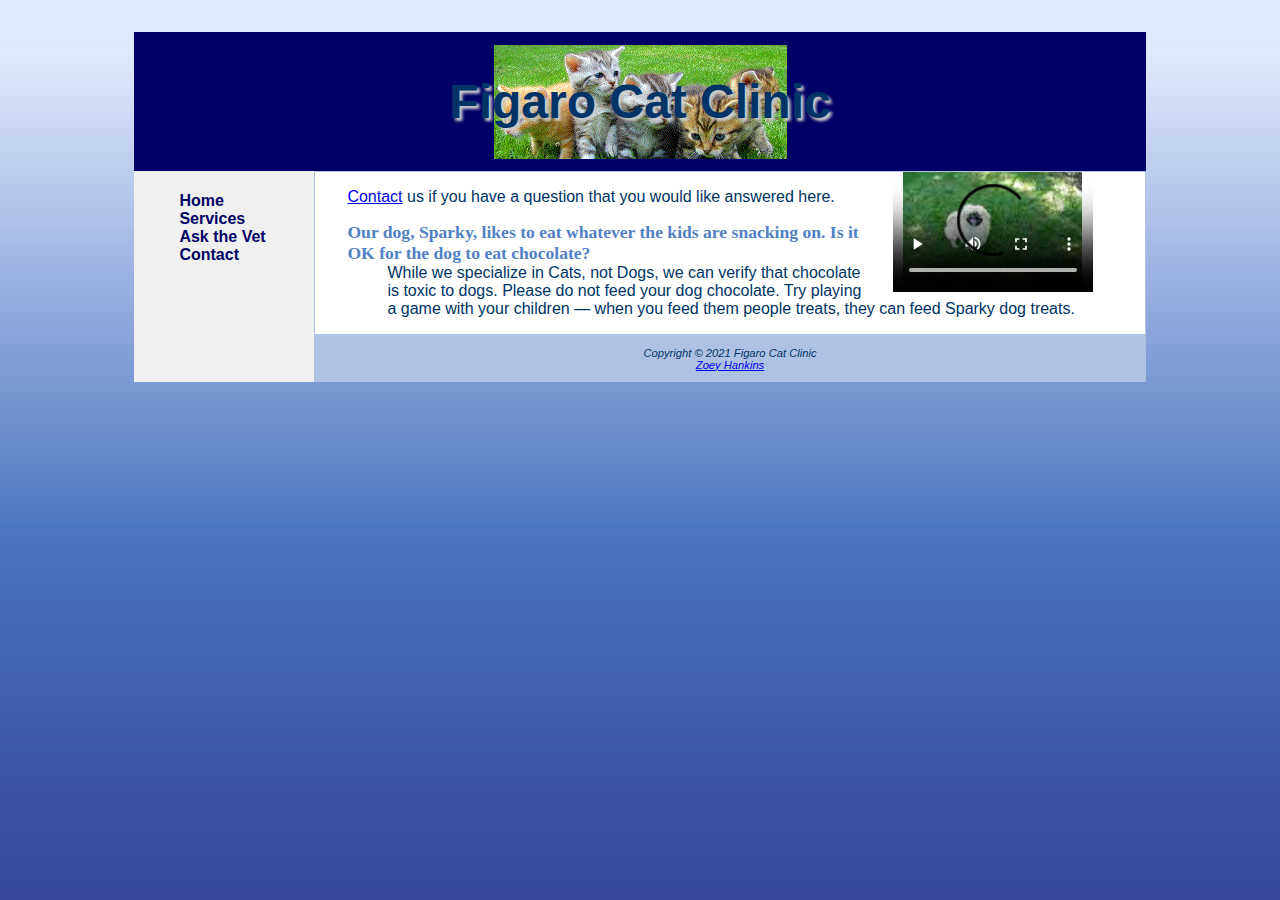
<file: Figaro Vet Website/askvet.html>
<!-- Zoey Hankins - CIS 205 Intro to WD - Fall 2021-->

<!DOCTYPE html>
<html lang="en">

<head>
  <title>Figaro Cat Clinic Ask the Vet</title>
  <meta charset="utf-8">
  <meta name="viewport" content="width=device-width, initial-scale=1.0">
  <link rev="section" rel="stylesheet" href="catclinic.css">
</head>

<body>
  <div id="wrapper">
    <header>
      <h1>Figaro Cat Clinic</h1>
    </header>
    <nav>
      <ul>
        <li><a href="index.html">Home</a></li>
        <li><a href="services.html">Services</a></li>
        <li><a href="askvet.html">Ask the Vet</a></li>
        <li><a href="contact.html">Contact</a></li>
      </ul>
    </nav>
    <main>

      <video class="sparky" controls height="120" width="200"
      src="sparky.m4v"
      autoplay poster="sparky.jpg">
        Your browser does not support the video.
      </video>

      <p><a href="contact.html">Contact</a> us if you have a question that you
        would like answered here.</p>
      <dl>
        <dt>Our dog, Sparky, likes to eat whatever the kids are snacking on.
          Is it OK for the dog to eat chocolate?</dt>
        <dd>While we specialize in Cats, not Dogs, we can verify that
          chocolate is toxic to dogs. Please do not feed your dog chocolate.
          Try playing a game with your children &mdash; when you feed them
          people treats, they can feed Sparky dog
          treats.</dd>
      </dl>
    </main>
    <footer>
      Copyright &copy; 2021 Figaro Cat Clinic<br>
      <a href="mailto:zhankins@student.sc4.edu">Zoey Hankins</a>
    </footer>
  </div>
</body>

</html>
</file>
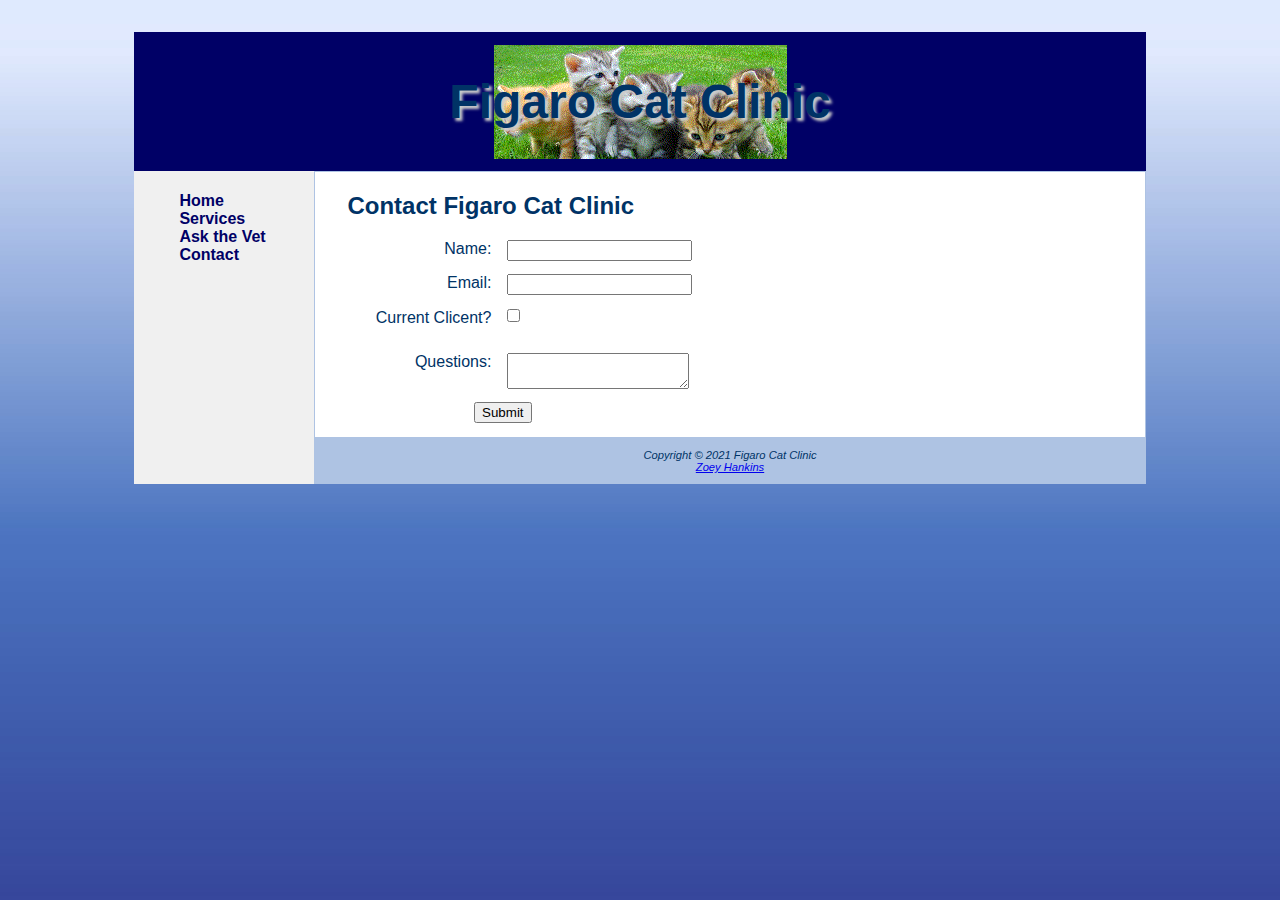
<file: Figaro Vet Website/contact.html>
<!-- Zoey Hankins - CIS 205 Intro to WD - Fall 2021-->

<!DOCTYPE html>
<html lang="en">

<head>
  <title>Figaro Cat Clinic Contact</title>
  <meta charset="utf-8">
  <meta name="viewport" content="width=device-width, initial-scale=1.0">
  <link rev="section" rel="stylesheet" href="catclinic.css">
</head>

<body>
  <div id="wrapper">
    <header>
      <h1>Figaro Cat Clinic</h1>
    </header>
    <nav>
      <ul>
        <li><a href="index.html">Home</a></li>
        <li><a href="services.html">Services</a></li>
        <li><a href="askvet.html">Ask the Vet</a></li>
        <li><a href="contact.html">Contact</a></li>
      </ul>
    </nav>
    <main>
      <h2>Contact Figaro Cat Clinic</h2>
      <form action="http://cis205.cis.sc4.edu/scripts/contactclinic.php"
      method="post">
        <label for="myName">Name:</label>
        <input type="text" id="myName" name="myName">

        <label for="myEmail">Email:</label>
        <input type="text" id="myEmail" name="myEmail">

        <label for="currentClient">Current Clicent?</label>
        <input type="checkbox"  id="currentClient" name="currentClient">
        <br>
        <label for="myQuestions">Questions:</label>
        <textarea id="myQuestions" name="myQuestions" rows="2" cols="20"></textarea>

        <input type="button" name="mySubmit" id="mySubmit" value="Submit">

      </form>
    </main>
    <footer>
      Copyright &copy; 2021 Figaro Cat Clinic<br>
      <a href="mailto:zhankins@student.sc4.edu">Zoey Hankins</a>
    </footer>
  </div>
</body>

</html>
</file>
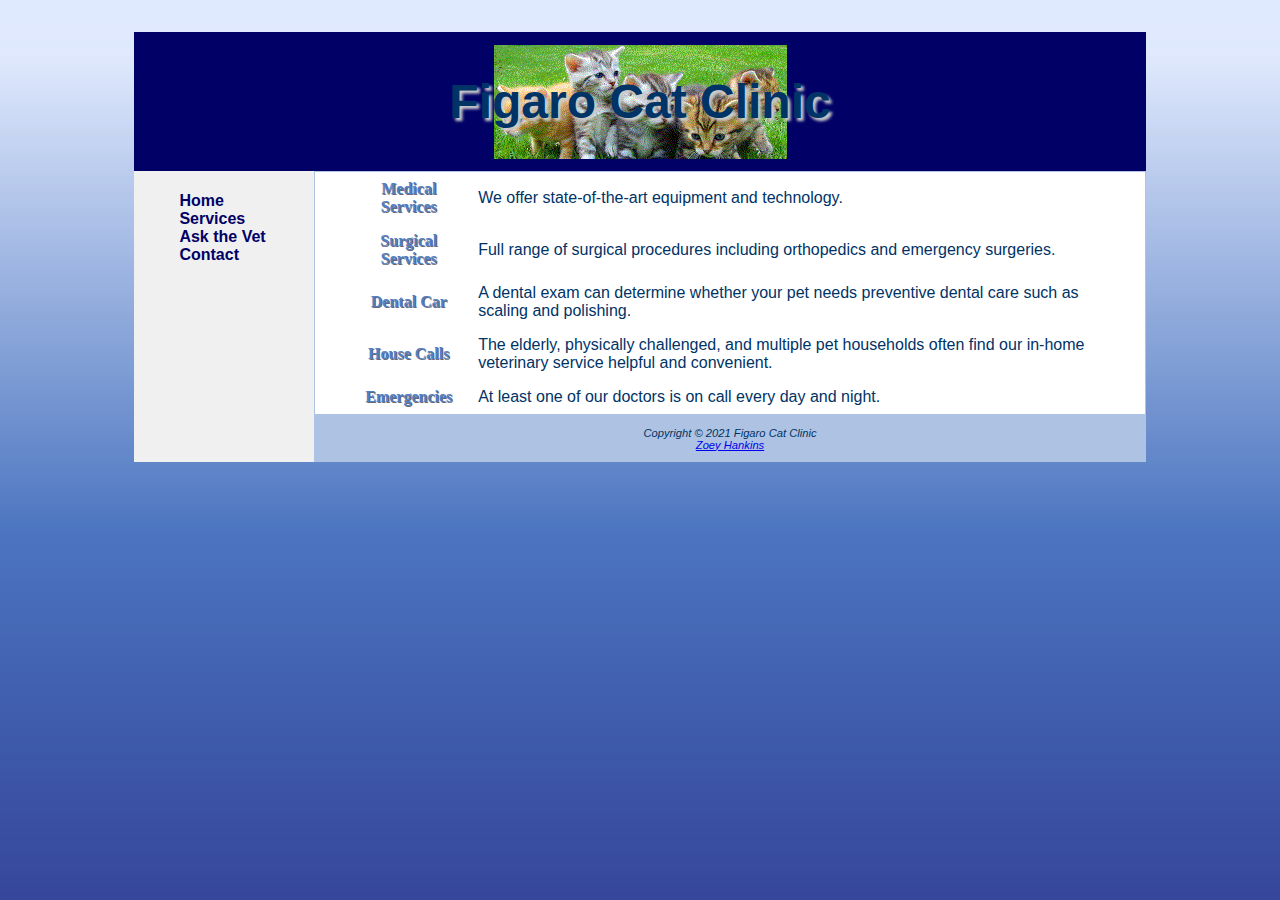
<file: Figaro Vet Website/services.html>
<!-- Zoey Hankins - CIS 205 Intro to WD - Fall 2021-->

<!DOCTYPE html>
<html lang="en">

<head>
  <title>Figaro Cat Clinic Services</title>
  <meta charset="utf-8">
  <meta name="viewport" content="width=device-width, initial-scale=1.0">
  <link rev="section" rel="stylesheet" href="catclinic.css">
</head>

<body>
  <div id="wrapper">
    <header>
      <h1>Figaro Cat Clinic</h1>
    </header>
    <nav>
      <ul>
        <li><a href="index.html">Home</a></li>
        <li><a href="services.html">Services</a></li>
        <li><a href="askvet.html">Ask the Vet</a></li>
        <li><a href="contact.html">Contact</a></li>
      </ul>
    </nav>
    <main>

      <table>
        <tr>
          <th class="category">Medical Services</th>
          <td>We offer state-of-the-art equipment and technology.</td>
        </tr>
        <tr>
          <th class="category">Surgical Services</th>
          <td>Full range of surgical procedures including orthopedics and
            emergency surgeries.</td>
        </tr>
        <tr>
          <th class="category">Dental Car</th>
          <td>A dental exam can determine whether your pet needs preventive
            dental care such as scaling and polishing.</td>
        </tr>
        <tr>
          <th class="category">House Calls</th>
          <td>The elderly, physically challenged, and multiple pet households
            often find our in-home veterinary service helpful and
            convenient.</td>
        </tr>
        <tr>
          <th class="category">Emergencies</th>
          <td>At least one of our doctors is on call every day and
            night.</td>
        </tr>
      </table>
    </main>
    <footer>
      Copyright &copy; 2021 Figaro Cat Clinic<br>
      <a href="mailto:zhankins@student.sc4.edu">Zoey Hankins</a>
    </footer>
  </div>
</body>

</html>
</file>
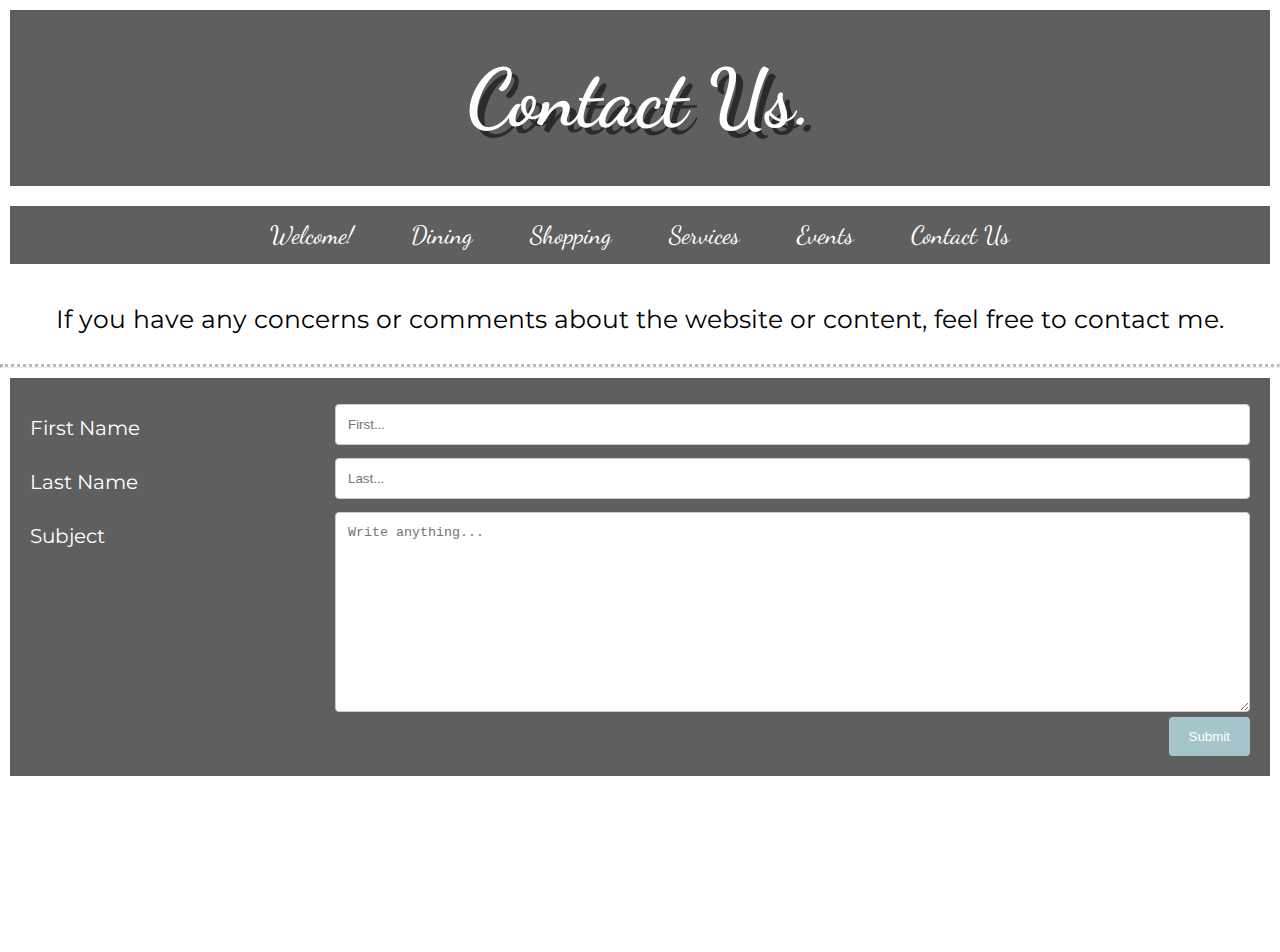
<file: RiverviewWebsite/contact.html>
<!--Zoey Hankins - Finished December 5th 2021-->
<!DOCTYPE html>
<html lang="en">

<head>
  <title>Contact</title>
  <meta charset="utf-8">
  <meta name="viewport" content="width=device-width">
  <link rev="index" rel="stylesheet" href="plaza.css">
  <style>
    @import url('https://fonts.googleapis.com/css2?family=Dancing+Script&display=swap');
    @import url('https://fonts.googleapis.com/css2?family=Montserrat:wght@300&display=swap');
  </style>
</head>

<body>
  <div id="container">
    <header>
      <h1>Contact Us.</h1>
    </header>
    <nav>
      <ul class="nav">
        <li><a href="index.html">Welcome!</a></li>
        <li><a href="dining.html">Dining</a></li>
        <li><a href="shopping.html">Shopping</a></li>
        <li><a href="services.html">Services</a></li>
        <li><a href="events.html">Events</a></li>
        <li><a href="contact.html">Contact Us</a></li>
      </ul>
    </nav>
    <main>
      <p id="tsent">If you have any concerns or comments about the website or content, feel free to contact me.</p>
      <hr class="dotted">
      <div class="formcontainer">
        <form action="action_page.php" method="post">
          <div class="formrow">
            <div class="formcol-25">
              <label for="fname">First Name</label>
            </div>
            <div class="formcol-75">
              <input type="text" id="fname" name="firstname" placeholder="First...">
            </div>
          </div>
          <div class="formrow">
            <div class="formcol-25">
              <label for="lname">Last Name</label>
            </div>
            <div class="formcol-75">
              <input type="text" id="lname" name="lastname" placeholder="Last...">
            </div>
          </div>
          <div class="formrow">
            <div class="formcol-25">
              <label for="subject">Subject</label>
            </div>
            <div class="formcol-75">
              <textarea id="subject" name="Subject" placeholder="Write anything..." style="height:200px"></textarea>
            </div>
          </div>
          <div class="formrow">
            <input type="submit" value="Submit">
          </div>
        </form>
      </div>
    </main>
  </div>

  <div id="footer">
    <footer>
      Copyright &copy; 2021<br>
      <a href="mailto:zoeymadisonnn@gmail.com">Zoey Hankins</a>
    </footer>
  </div>
</body>

</html>
</file>
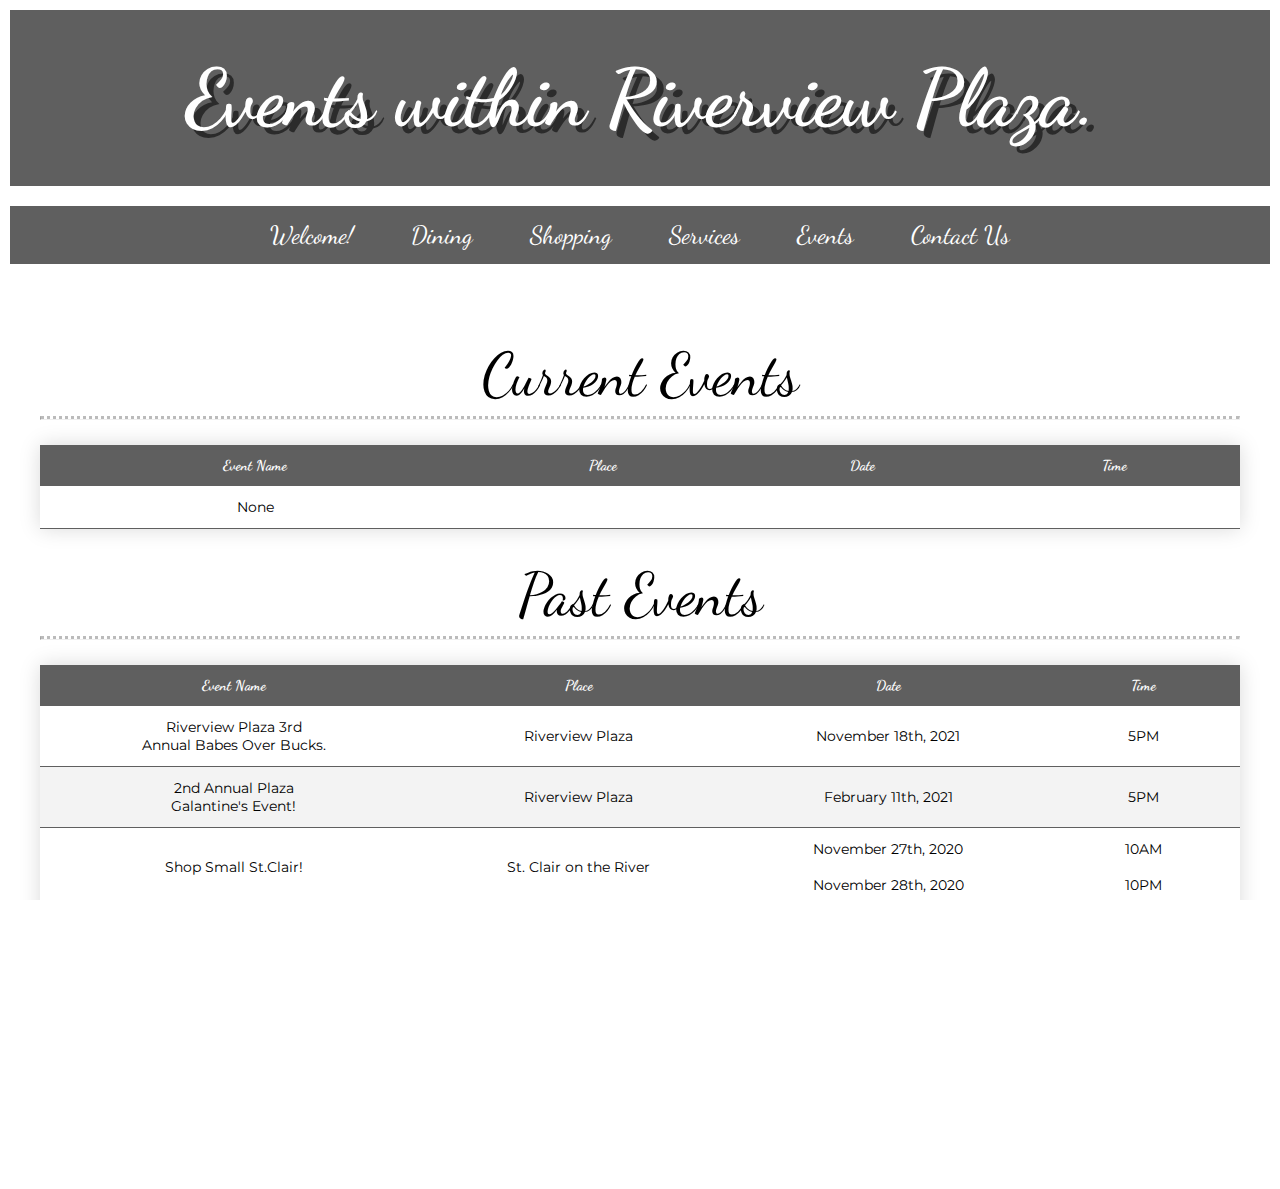
<file: RiverviewWebsite/events.html>
<!--Zoey Hankins - Finished December 5th 2021-->
<!DOCTYPE html>
<html lang="en">

<head>
  <title>Events</title>
  <meta charset="utf-8">
  <meta name="viewport" content="width=device-width">
  <link rev="index" rel="stylesheet" href="plaza.css">
  <style>
    @import url('https://fonts.googleapis.com/css2?family=Dancing+Script&display=swap');
    @import url('https://fonts.googleapis.com/css2?family=Montserrat:wght@300&display=swap');
  </style>
</head>

<body>
  <div id="container">
    <header>
      <h1>Events within Riverview Plaza.</h1>
    </header>
    <nav>
      <ul class="nav">
        <li><a href="index.html">Welcome!</a></li>
        <li><a href="dining.html">Dining</a></li>
        <li><a href="shopping.html">Shopping</a></li>
        <li><a href="services.html">Services</a></li>
        <li><a href="events.html">Events</a></li>
        <li><a href="contact.html">Contact Us</a></li>
      </ul>
    </nav>
    <main class="main">
      <h1 class="title">Current Events</h1>
      <hr class="dotted">
      <table class="styled-table">
        <thead>
          <tr>
            <th>Event Name</th>
            <th>Place</th>
            <th>Date</th>
            <th>Time</th>
          </tr>
        </thead>
        <tbody>
          <tr>
            <td>None</td>
            <td></td>
            <td></td>
            <td></td>
          </tr>
        </tbody>
      </table>


      <h1 class="title">Past Events</h1>
      <hr class="dotted">
      <table class="styled-table">
        <thead>
          <tr>
            <th>Event Name</th>
            <th>Place</th>
            <th>Date</th>
            <th>Time</th>
          </tr>
        </thead>
        <tbody>
          <tr>
            <td>Riverview Plaza 3rd<br>Annual Babes Over Bucks.</td>
            <td>Riverview Plaza</td>
            <td>November 18th, 2021</td>
            <td>5PM</td>
          </tr>
          <tr>
            <td>2nd Annual Plaza <br>Galantine's Event!</td>
            <td>Riverview Plaza</td>
            <td>February 11th, 2021</td>
            <td>5PM</td>
          </tr>
          <tr>
            <td>Shop Small St.Clair!</td>
            <td>St. Clair on the River</td>
            <td>November 27th, 2020<br><br>November 28th, 2020</td>
            <td>10AM <br><br>10PM</td>
          </tr>
          <tr>
            <td>Riverview Plaza 2nd Annual<br>Babes Over Bucks</td>
            <td>Riverview Plaza</td>
            <td>November 12th, 2020</td>
            <td>5PM - 8PM</td>
          </tr>
          <tr>
            <td>Galantine's Ladies Night!</td>
            <td>Riverview Plaza</td>
            <td>February 13th, 2020</td>
            <td>5PM</td>
          </tr>
          <tr>
            <td>Visit with Santa and<br>Mrs.Claus</td>
            <td>Riverview Plaza</td>
            <td>December 14th, 2019</td>
            <td>12PM - 4PM</td>
          </tr>
        </tbody>
      </table>
    </main>
  </div>

  <div id="footer">
    <footer>
      Copyright &copy; 2021<br>
      <a href="mailto:zoeymadisonnn@gmail.com">Zoey Hankins</a>
    </footer>
  </div>
</body>

</html>
</file>
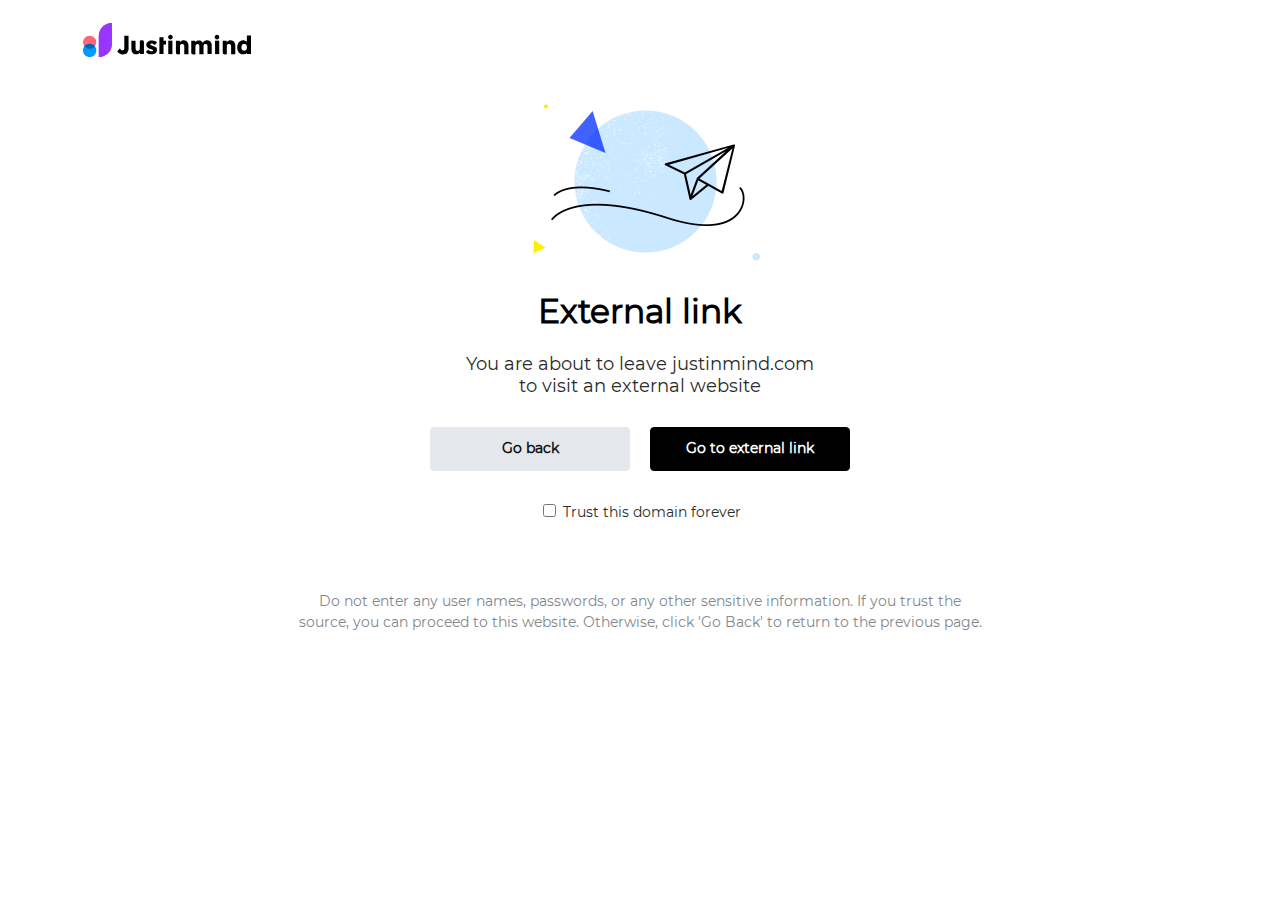
<file: Tanitian/resources/jim/html/external.html>
<!DOCTYPE html PUBLIC "-//W3C//DTD XHTML 1.1//EN" "http://www.w3.org/TR/xhtml11/DTD/xhtml11.dtd">
<html>
  <head>
    <meta http-equiv="content-type" content="text/html; charset=utf-8" />
    <meta name="viewport" content="viewport-fit=cover, initial-scale=1.0, maximum-scale=1.0, minimum-scale=1.0, user-scalable=0">
    <title>External Link warning</title>
    <style type="text/css">
      body { background-color: #ffffff; font-family: 'JIM-Sans-Regular'; }
      
      .button {
	    background-color: #000000;
	    color: #FFFFFF;
	    display: inline-block;
	    font-size: 14px;
	    height: 42px;
	    line-height: 40px;
	    min-width: 198px;
	    text-align: center;
	    text-decoration: none;
	    font-weight:600;
	    cursor: pointer;
		border-radius: 4px;
		border-color: #000000;
		border-width: 1px;
		border-style: solid;
		transition: background-color .4s ease-in-out;
	  }
	  
	  .button.dark:hover {
	    background-color: #FFFFFF;
		color: #000000;
	  }
	  
	  .button.light {
	  	background-color: #E4E7EB;
		border-color: #E4E7EB;
	  	color: #121212;
		transition: opacity .4s ease-in-out;
	  }
	  .button.light:hover {
		opacity: 0.4;
		-webkit-font-smoothing: antialiased;
	  }
	  
      #logo {
    	height: 78px;
    	line-height: 78px;
    	position: relative;
		padding: 0px;
		margin: 23px 0 0 75px;
      }

	  #logo img {
	  	width: 168px;
		height: 33.6px;
    	max-height: 33.6px;
    	max-width: 168px;
    	vertical-align: top;
	  }
	  
	  #planeLogo {
		text-align: center;
	  }
	  
	  #planeLogo img {
		width: 290px;
		height: 164px;
		max-width: 290px;
		max-height: 164px;
	  }
	  
	  h1 {
	  	font-family: 'JIM-Sans-Regular';
	  	color: #000000;
		font-size: 33px;
		text-align: center;
	  }
	  
	  .subTitle {
		color: #2B2B2B;
		font-size: 18px;
		text-align: center;
		margin-bottom: 30px;
	  }
	  
	  .subSubTitle {
		color: #82888C;
		font-size: 14px;	
		text-align: center;
		margin-top: 70px;
		margin-bottom: 8px;
		line-height: 1.5;
	  }
	  
	  .buttons {
		text-align: center;
    	display: flex;
    	flex-wrap: wrap;
    	flex-direction: row;
    	gap: 20px;
    	align-items: center;
    	justify-content: center;
	  }
	  
	  p, div {
	  	color: #2B2B2B;
	  }
	  
	  .bold {
	  	display: contents;
		font-weight: bold;
		font-family: 'JIM-Sans-Regular';
	  }
	  
	  #link, #domain {
	  	display: contents;
	  }
	  
	  #externalLinkBox {
	  	margin: 0 auto;
	  	max-width: 750px;
	  }
	  
	  @font-face {
		font-family: 'JIM-Sans-Regular';
		src: url('../css/fonts/Montserrat-Regular.ttf') format('truetype');
	  }
	  
	  @font-face {
		font-family: 'JIM-Sans-Light';
		src: url('../css/fonts/Montserrat-Light.ttf') format('truetype');
	  }
	  
	  .checkbox-wrapper{
	  	color: #2b2b2b;
	  	font-size: 14px;
	  	text-align:center;
	  	margin-top: 30px;
	  }
	  
	  #trust{
	  	accent-color: #2b2b2b;
	  }
	  
	  @media (max-width: 500px) {
	  	#logo img { display:none; }
	  }

    </style>
  </head>
  <body>
    <div id="editButtonPage">
	    <div id="logo"><img src="../images/logos/justinmind-logo-top.svg"/></div>

		<div id="externalLinkBox">
			<div id="planeLogo"><img src="../images/logos/externalTopImage.png"/></div>
			<h1>External link</h1>
		    <p class="subTitle">You are about to leave justinmind.com<br> to visit an external website</p>
			<div class="buttons">
				<div id="backButton" class="button light">Go back</div>
				<div id="goButton" class="button dark">Go to external link</div>
			</div>
			<div class="checkbox-wrapper">
  				<input id="trust" class="" type="checkbox" aria-hidden="true" />
  				<label for="trust">Trust this domain forever</label>
			</div>
			<p class="subSubTitle" >Do not enter any user names, passwords, or any other sensitive information. If you trust the<br>source, you can proceed to this website. Otherwise, click 'Go Back' to return to the previous page.</p>
	   </div>
    </div>
  </body>
  
  
  <script type="text/javascript">
  
  	var isTab, url;
  
  	window.onload = function() {
  		var searchParams = new URLSearchParams(window.location.search);
		url = searchParams.get('url');
		isTab = searchParams.get('tab');
		
		console.log(getDomain(url, true));
	};
  
	document.getElementById("backButton").addEventListener("click", function() { window.history.back(); });
	document.getElementById("goButton").addEventListener("click", function() { 
		if(isTab === "false") {
			window.location.replace(url);
		}
		else {
			popup = window.open(url, "_blank");
            popup.focus();
		}
	});
	
	function getDomain(url, subdomain) {
    	subdomain = subdomain || false;
		url = url.replace(/(https?:\/\/)?(www.)?(cloud.)?/i, '');

    	if (!subdomain) {
        	url = url.split('.');
        	url = url.slice(url.length - 2).join('.');
    	}

    	if (url.indexOf('/') !== -1) {
        	return url.split('/')[0];
    	}

    	return url;
	}
	
	function setCookie(name,value,days) {
	    var expires = "";
	    if (days) {
	        var date = new Date();
	        date.setTime(date.getTime() + (days*24*60*60*1000));
	        expires = "; expires=" + date.toUTCString();
	    }
	    document.cookie = name + "=" + (value || "")  + expires + "; path=/";
	}
	function getCookie(name) {
	    var nameEQ = name + "=";
	    var ca = document.cookie.split(';');
	    for(var i=0;i < ca.length;i++) {
	        var c = ca[i];
	        while (c.charAt(0)==' ') c = c.substring(1,c.length);
	        if (c.indexOf(nameEQ) == 0) return c.substring(nameEQ.length,c.length);
	    }
	    return null;
	}
	
	var checkbox = document.getElementById('trust');

	checkbox.addEventListener('change', function() {
		var cookie = getCookie('jim-trusted-domains');
        var domain = getDomain(url, true);
	    if (this.checked) {
	    	if(cookie==null){
	    		setCookie('jim-trusted-domains',domain,365);
	    	} else {
	    		var domains=cookie.split(',');
        		var exists=false;
        		domains.forEach(function (item, index) {
					if(item===domain){
						exists=true;
					}
        		});
		        if(!exists){
		        	setCookie('jim-trusted-domains',cookie + ','+ domain,365);
		        }
	    	}
	    } else {
	        if(cookie!=null){
	        	if(cookie.includes(domain)){
	        		var domains=cookie.split(',');
	        		var newCookie='';
	        		domains.forEach(function (item, index) {
						if(item!==domain && item.trim()!==''){
							newCookie += item + ',';
						}
	        		});
		        	setCookie('jim-trusted-domains', newCookie ,365);
		        }
	        }
	    }
	});

	
  </script>
  
</html>
</file>
<file: Figaro Vet Website/catclinic.css>
/*Zoey Hankins - CIS 205 Intro to WD - Fall 2021*/
/* rev:stylesheet*/

.sparky {
  float: right;
  margin-right: 20px;
  margin-left: 20px;
}

* {
  box-sizing: border-box;
}

header, nav, main, footer {
  display: block;
}

body {
  background-color: #5280C5;
  background-image: url(gradientblue.jpg);
  color: #003366;
  font-family: Verdana, Arial, sans-serif;
}

header {
  background-color: #000066;
  background-image: url(kittens.gif);
  background-repeat: no-repeat;
  background-position: center;
  text-align: center;
}

h1 {
  line-height: 250%;
  margin-bottom: 0;
  font-size: 3em;
  padding: .2em;
  text-shadow: 3px 3px 3px #CCCCCC;
}

nav {
  font-weight: bold;
  padding: 5px;
  float: left;
  width: 180px;
}

nav ul {
  list-style-type: none;
}

nav a {
  text-decoration: none;
}

nav a:link {
  color: #000066;
}

nav a:visited {
  color: #5280C5;
}

nav a:hover {
  color: #3262A3;
}

.category {
  font-weight: bold;
  color: #5280C5;
  font-family: Georgia, "Times New Roman", serif;
  text-shadow: 1px 1px #667;
}

img {
  border-style: none;
}

dt {
  font-weight: bold;
  font-size: 1.1em;
  color: #5280C5;
  font-family: Georgia, "Times New Roman", serif;
}

main {
  padding-left: 2em;
  padding-right: 2em;
  margin-left: 180px;
  background-color: #FFFFFF;
  border: 1px solid #AEC3E3;
}

footer {
  font-size: .70em;
  font-style: italic;
  text-align: center;
  background-color: #AEC3E3;
  margin-left: 180px;
  padding: 1em;
}

table {
  border: 2px darkblue;
  border-collapse: collapse;
}

th, td {
  padding: .5em;
  border: 1px darkblue;
}

label {
  float: left;
  display: block;
  text-align: right;
  width: 10em;
  padding-right: 1em;
}

input {
  display: block;
  margin-bottom: 1em;
}

textarea {
  display: block;
  margin-bottom: 1em;
}

#mySubmit {
  margin-left: 9.5em;
}

#wrapper {
  width: 80%;
  margin-right: auto;
  margin-left: auto;
  background-color: #F0F0F0;
  min-width: 700px;
}

#mobile {
  display: none;
}

#desktop {
  display: inline-block;
}

/*Tablet*/
@media only screen and (max-width: 1024px) {
  body {
    margin: 0;
    padding: 0;
    background-color: white;
    background-image: none;
  }

  #wrapper {
    width: auto;
    min-width: 0;
    margin: 0;
  }

  h1 {
    margin: 0;
    font-size: 1.8em;
    line-height: 200%;
  }

  nav {
    float: none;
    width: auto;
  }

  nav li {
    display: inline-block;
  }

  nav a {
    padding: 1em;
    font-size: 1.2em;
  }

  nav ul {
    text-align: center;
    padding: 0;
    margin: 0;
  }

  main {
    font-size: 90%;
    margin: 0;
    padding-left: 2em;
  }

  footer {
    margin: 0;
  }

  @media only screen and (max-width: 768px) {
    header {
      background-image: url(lilkitten.gif);
      background-repeat: no-repeat;
      background-position: center;
    }

    h1 {
      font-size: 1.5em;
      line-height: 120%;
    }

    nav a {
      display: block;
      padding: 0.2em;
      font-size: 1.3em;
      border-bottom: 1px;
      border-color: #330000;
    }

    nav li {
      display: block;
    }

    nav ul {
      text-align: left;
    }

    main {
      padding-left: 1em;
    }

    .category {
      text-shadow: none;
    }

    #mobile {
      display: inline-block;
    }

    #desktop {
      display: none;
    }
  }
}
</file>
<file: RiverviewWebsite/plaza.css>
/*Zoey Hankins - Finished December 5th 2021*/
/*FOR ENTIRE DOCUMENT LAYOUT*/
* {
  margin: 0;
  padding: 0;
  box-sizing: border-box;
}

body, html {
  height: 100%;
  width: 100%;
  overflow-x: hidden;
}

header {
  border-style: solid;
  border-color: #fff;
  border-width: 10px;
  padding: 40px;
  text-align: center;
  background: #5f5f5f;
  color: #fff;
  font-size: 40px;
  font-family: 'Dancing Script', cursive;
  text-shadow: 7px 7px #2b2b2b;
}

hr.dotted {
  border-top: 3px dotted #bbb;
}

.main {
  padding: 40px;
  padding-top: 60px;
  text-align: center;
}

#footer {
  position: relative;
  bottom: 0;
  width: 100%;
  height: 45px;
  text-align: center;
  background-color: #5f5f5f;
  color: #fff;
  font-family: Montserrat, sans-serif;
}

#container {
  min-height: 100%;
}

.title {
  font-family: 'Dancing Script', cursive;
  font-weight: lighter;
  font-size: 60px;
  padding: 5px;
}

#wp1 {
  font-family: Montserrat, sans-serif;
  font-size: 20px;
  padding-bottom: 20px;
  list-style: none;
  padding-top: 20px;
}

#tsent {
  font-family: Montserrat, sans-serif;
  font-size: 25px;
  padding: 30px;
  text-align: center;
}

/**/
/*FOR EVENTS TABLE ON EVENTS PAGE*/
.styled-table {
  border-collapse: collapse;
  margin: 25px 0;
  font-size: 0.9em;
  font-family: Montserrat, sans-serif;
  width: 100%;
  box-shadow: 0 0 20px rgba(0, 0, 0, 0.15);
}

.styled-table thead tr {
  background-color: #5f5f5f;
  color: #ffffff;
  text-align: center;
}

.styled-table th,
.styled-table td {
  padding: 12px 15px;
}

.styled-table tbody tr {
  border-bottom: 1px solid #5f5f5f;
}

.styled-table tbody tr:nth-of-type(even) {
  background-color: #f3f3f3;
}

th {
  font-family: 'Dancing Script', cursive;
}

/**/
/*FOR NAVIGATION PANE*/
.nav {
  background-color: #5f5f5f;
  position: sticky;
  font-family: 'Dancing Script', cursive;
  font-size: 25px;
  border-color: #fff;
  border-width: 10px;
  border-style: solid;
  list-style: none;
  margin: 0;
  padding: 0;
  text-align: center;
}

.nav li {
  display: inline;
}

.nav a {
  display: inline-block;
  padding: 10px;
}

a:link, a:visited {
  padding: 14px 25px;
  color: #fff;
  text-decoration: none;
}

a:active, a:hover {
  padding: 14px 25px;
  color: #A6C5CB;
  text-decoration: none;
}

/**/
/*DINING AND SHOPPING PAGE LAYOUT*/
.linkh {
  font-family: 'Dancing Script', cursive;
  font-weight: lighter;
  font-size: 40px;
  border-style: solid;
  border-color: #fff;
  border-width: 40px;
  border-radius: 25px;
}

.imgp {
  font-family: Montserrat, sans-serif;
  font-size: 20px;
  padding-bottom: 20px;
  padding: 10px;
}

.center {
  display: block;
  margin-left: auto;
  margin-right: auto;
  width: 70%;
}

/**/
/*FRONT PAGE STYLES*/
/* Three image containers */
.column {
  float: left;
  width: 33.33%;
  padding: 5px;
  padding-top: 40px;
}

/* Clear floats after image containers */
.row::after {
  content: "";
  clear: both;
  display: table;
}

/* FORM */
/* Style inputs, select elements and textareas */
input[type=text], select, textarea {
  width: 100%;
  padding: 12px;
  border: 1px solid #ccc;
  border-radius: 4px;
  box-sizing: border-box;
  resize: vertical;
}

/* Style the label to display next to the inputs */
label {
  padding: 12px 12px 12px 0;
  display: inline-block;
}

/* Style the submit button */
input[type=submit] {
  background-color: #A6C5CB;
  color: white;
  padding: 12px 20px;
  border: none;
  border-radius: 4px;
  cursor: pointer;
  float: right;
}

/* Style the container */
.formcontainer {
  color: white;
  font-size: 20px;
  font-family: 'Montserrat', sans-serif;
  border-style: solid;
  border-color: #fff;
  border-width: 10px;
  background-color: #5f5f5f;
  padding: 20px;
}

/* Floating column for labels: 25% width */
.formcol-25 {
  float: left;
  width: 25%;
  margin-top: 6px;
}

/* Floating column for inputs: 75% width */
.formcol-75 {
  float: left;
  width: 75%;
  margin-top: 6px;
}

/* Clear floats after the columns */
.formrow:after {
  content: "";
  display: table;
  clear: both;
}

/**/
/*SERVICES PAGE LAYOUT*/
.services {
  text-align: center;
}

.cen {
  max-width: 1200px;
  margin: auto;
  overflow: hidden;
  padding: 20px;
}

.service {
  display: inline-block;
  width: calc(100% / 3);
  margin: 0 -2px;
  padding: 20px;
  box-sizing: border-box;
}

.service i {
  color: #A6C5CB;
  font-size: 35px;
  margin-bottom: 20px;
}

.service h2 {
  color: #5f5f5f;
  font-family: 'Dancing Script', cursive;
  font-size: 25px;
  font-weight: 500;
  margin: 0;
}

.service p {
  font-family: Montserrat, sans-serif;
  color: gray;
  font-size: 15px;
  font-weight: 500;
}

/**/
/*MEDIA QUERIES*/
/*Mobile*/
@media screen and (max-width: 500px) {
  header {
    font-size: 10px;
  }

  .column {
    width: 100%;
  }

  .formcol-25, .formcol-75, input[type=submit] {
    width: 100%;
    margin-top: 0;
  }

  .linkh {
    font-size: 20px;
    text-align: center;
  }

  .service {
    width: 100%;
  }

  .styled-table {
    width: 100%;
  }
}

  /*Tablet*/
  @media screen and (max-width: 800px) {
    header {
      font-size: 30px;
    }

    .column {
      width: 100%;
    }

    .linkh {
      font-size: 30px;
    }

    .service {
      width: 50%;
    }
  }

  /**/
</file>
